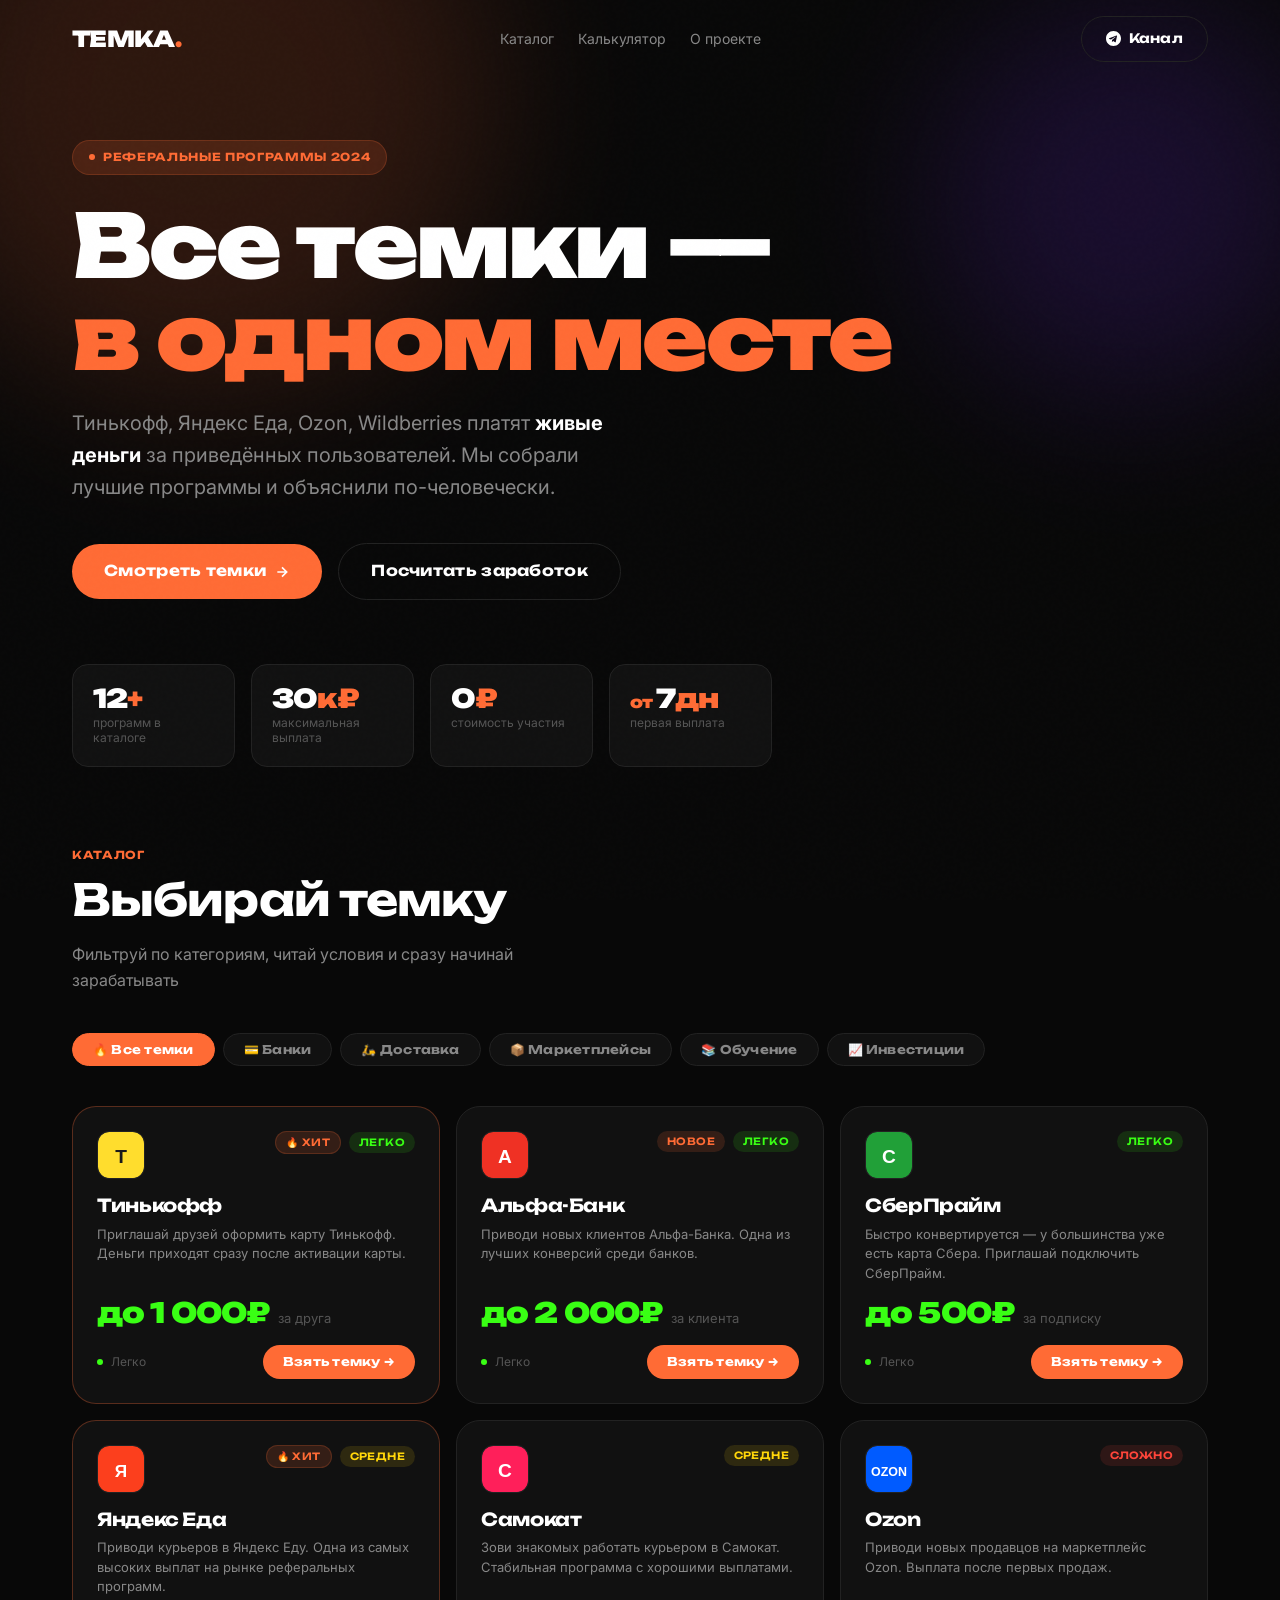
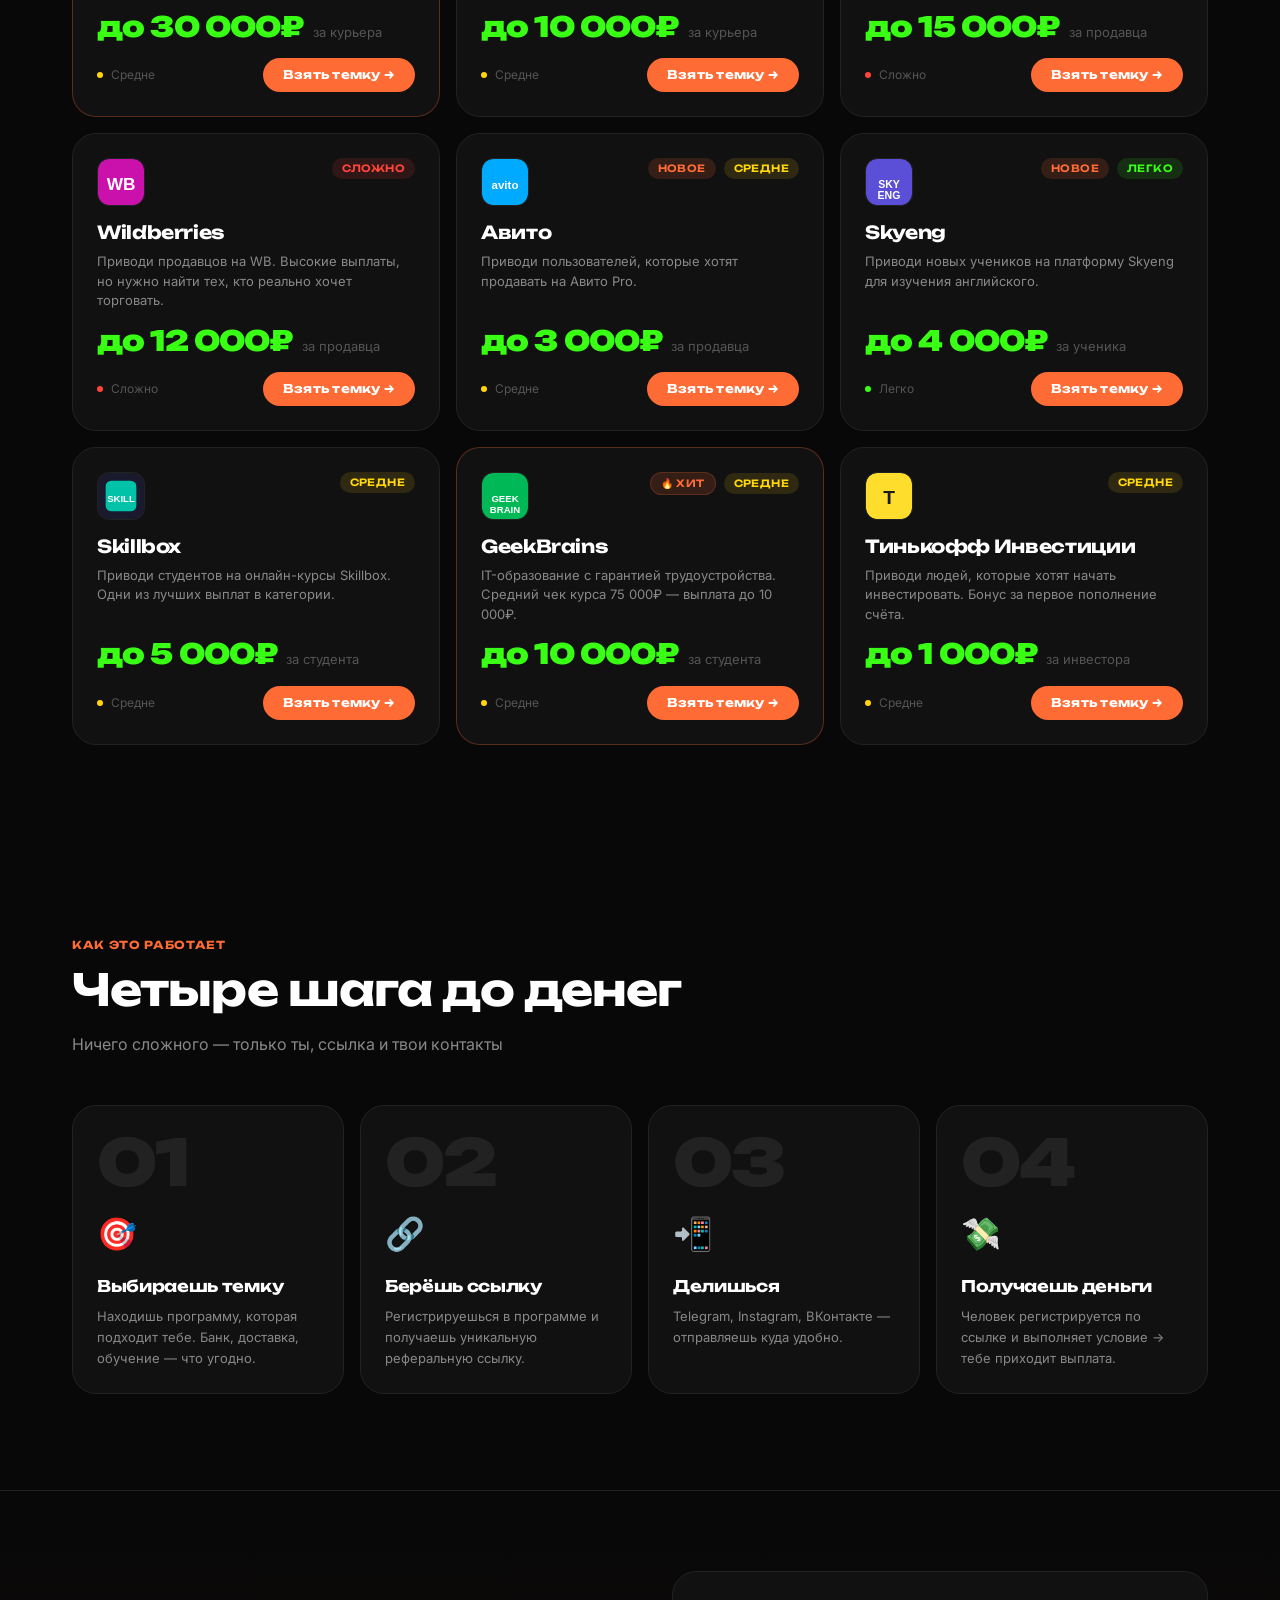
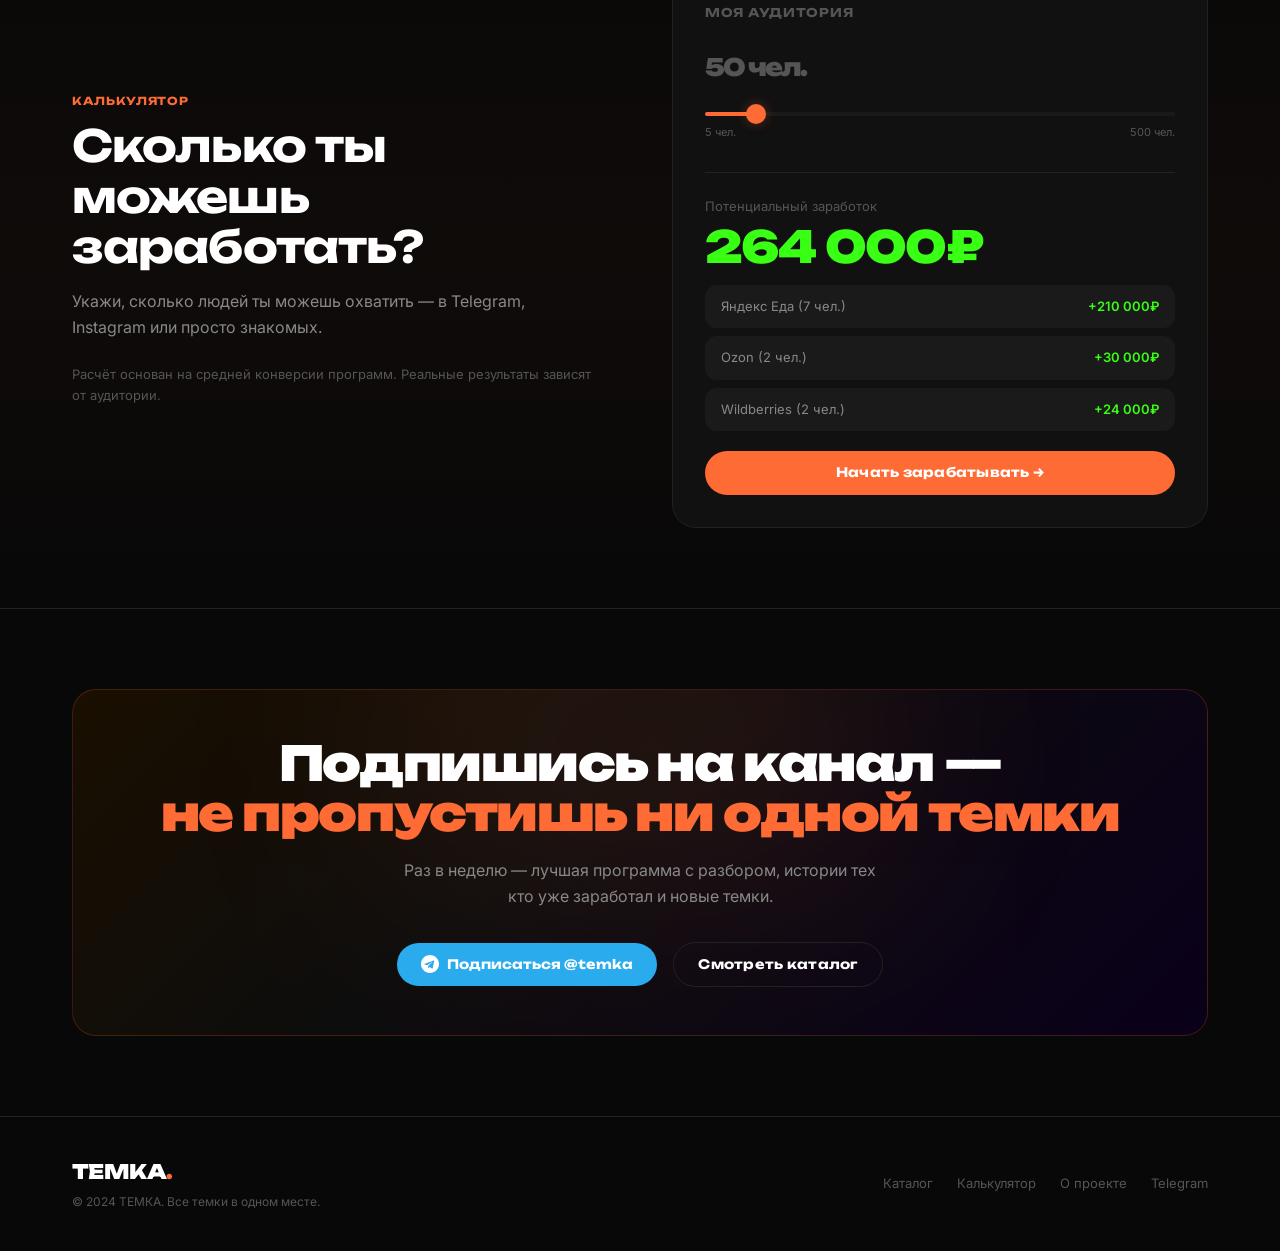
<file: index.html>
<!DOCTYPE html>
<html lang="ru">
<head>
  <meta charset="UTF-8">
  <meta name="viewport" content="width=device-width, initial-scale=1.0">
  <meta name="description" content="ТЕМКА — все реферальные программы крупных российских компаний в одном месте. Тинькофф, Яндекс Еда, Ozon и другие.">
  <meta name="theme-color" content="#080808">
  <meta property="og:title" content="ТЕМКА — все темки в одном месте">
  <meta property="og:description" content="Реферальные программы крупных компаний. Приводи друзей — получай деньги.">
  <meta name="verify-admitad" content="172072428f" />
  <title>ТЕМКА — все темки в одном месте</title>
  <link rel="stylesheet" href="/src/css/main.css">
</head>
<body>

  <header class="header">
    <div class="container">
      <div class="header-inner">
        <a href="/" class="logo">ТЕМКА<span class="logo-dot">.</span></a>
        <nav class="nav">
          <a href="#catalog">Каталог</a>
          <a href="#calculator">Калькулятор</a>
          <a href="/pages/about.html">О проекте</a>
        </nav>
        <a href="https://t.me/temka" class="btn btn-ghost header-cta" target="_blank" rel="noopener">
          <svg width="15" height="15" viewBox="0 0 24 24" fill="currentColor"><path d="M12 0C5.373 0 0 5.373 0 12s5.373 12 12 12 12-5.373 12-12S18.627 0 12 0zm5.562 8.248l-1.97 9.289c-.145.658-.537.818-1.084.508l-3-2.21-1.447 1.394c-.16.16-.295.295-.605.295l.213-3.053 5.56-5.023c.242-.213-.054-.333-.373-.12l-6.871 4.326-2.962-.924c-.643-.204-.657-.643.136-.953l11.57-4.461c.537-.194 1.006.131.833.932z"/></svg>
          Канал
        </a>
      </div>
    </div>
  </header>

  <section class="hero">
    <div class="hero-bg">
      <div class="hero-orb hero-orb-1"></div>
      <div class="hero-orb hero-orb-2"></div>
    </div>
    <div class="container">
      <div class="hero-inner">
        <div class="hero-eyebrow">
          <span class="hero-eyebrow-dot"></span>
          Реферальные программы 2024
        </div>

        <h1 class="text-display hero-title">
          Все темки —<br>
          <span class="hero-title-accent">в одном месте</span>
        </h1>

        <p class="hero-subtitle">
          Тинькофф, Яндекс Еда, Ozon, Wildberries платят <strong>живые деньги</strong>
          за приведённых пользователей. Мы собрали лучшие программы и объяснили по-человечески.
        </p>

        <div class="hero-actions">
          <a href="#catalog" class="btn btn-primary btn-lg">
            Смотреть темки
            <svg width="16" height="16" viewBox="0 0 24 24" fill="none" stroke="currentColor" stroke-width="2.5"><path d="M5 12h14M12 5l7 7-7 7"/></svg>
          </a>
          <a href="#calculator" class="btn btn-ghost btn-lg">Посчитать заработок</a>
        </div>

        <div class="hero-stats">
          <div class="stat-card fade-in delay-1">
            <div class="stat-value">12<span>+</span></div>
            <div class="stat-label">программ в каталоге</div>
          </div>
          <div class="stat-card fade-in delay-2">
            <div class="stat-value">30<span>к₽</span></div>
            <div class="stat-label">максимальная выплата</div>
          </div>
          <div class="stat-card fade-in delay-3">
            <div class="stat-value">0<span>₽</span></div>
            <div class="stat-label">стоимость участия</div>
          </div>
          <div class="stat-card fade-in delay-4">
            <div class="stat-value"><span style="font-size:16px">от </span>7<span>дн</span></div>
            <div class="stat-label">первая выплата</div>
          </div>
        </div>
      </div>
    </div>
  </section>

  <section class="catalog" id="catalog">
    <div class="container">
      <div class="section-header fade-in">
        <div class="text-label section-label">Каталог</div>
        <h2 class="text-heading section-title">Выбирай темку</h2>
        <p class="section-desc">Фильтруй по категориям, читай условия и сразу начинай зарабатывать</p>
      </div>
      <div class="filter-tabs"  id="filter-tabs"></div>
      <div class="programs-grid" id="programs-grid"></div>
    </div>
  </section>

  <section class="how-section">
    <div class="container">
      <div class="section-header fade-in">
        <div class="text-label section-label">Как это работает</div>
        <h2 class="text-heading section-title">Четыре шага до денег</h2>
        <p class="section-desc">Ничего сложного — только ты, ссылка и твои контакты</p>
      </div>
      <div class="steps-grid">
        <div class="step-card fade-in delay-1">
          <div class="step-number">01</div>
          <div class="step-icon">🎯</div>
          <div class="step-title">Выбираешь темку</div>
          <p class="step-desc">Находишь программу, которая подходит тебе. Банк, доставка, обучение — что угодно.</p>
        </div>
        <div class="step-card fade-in delay-2">
          <div class="step-number">02</div>
          <div class="step-icon">🔗</div>
          <div class="step-title">Берёшь ссылку</div>
          <p class="step-desc">Регистрируешься в программе и получаешь уникальную реферальную ссылку.</p>
        </div>
        <div class="step-card fade-in delay-3">
          <div class="step-number">03</div>
          <div class="step-icon">📲</div>
          <div class="step-title">Делишься</div>
          <p class="step-desc">Telegram, Instagram, ВКонтакте — отправляешь куда удобно.</p>
        </div>
        <div class="step-card fade-in delay-4">
          <div class="step-number">04</div>
          <div class="step-icon">💸</div>
          <div class="step-title">Получаешь деньги</div>
          <p class="step-desc">Человек регистрируется по ссылке и выполняет условие → тебе приходит выплата.</p>
        </div>
      </div>
    </div>
  </section>

  <section class="calculator-section" id="calculator">
    <div class="container">
      <div class="calculator-grid">
        <div class="fade-in">
          <div class="text-label section-label">Калькулятор</div>
          <h2 class="text-heading section-title">Сколько ты можешь заработать?</h2>
          <p class="section-desc">
            Укажи, сколько людей ты можешь охватить — в Telegram, Instagram или просто знакомых.
          </p>
          <br>
          <p style="font-size:13px;color:var(--text-muted);line-height:1.6">
            Расчёт основан на средней конверсии программ. Реальные результаты зависят от аудитории.
          </p>
        </div>

        <div class="calculator-card fade-in delay-2">
          <div class="calc-label">Моя аудитория</div>
          <div class="calc-slider-value">
            <span id="friends-value">50</span><span> чел.</span>
          </div>
          <input class="range-slider" type="range" id="friends-slider" min="5" max="500" value="50" step="5">
          <div class="calc-range-labels"><span>5 чел.</span><span>500 чел.</span></div>

          <div class="calc-result">
            <div class="calc-result-label">Потенциальный заработок</div>
            <div class="calc-result-value" id="calc-result">0₽</div>
            <div class="calc-breakdown" id="calc-breakdown"></div>
            <a href="#catalog" class="btn btn-primary" id="calc-cta"
               style="margin-top:20px;width:100%;justify-content:center">
              Начать зарабатывать →
            </a>
          </div>
        </div>
      </div>
    </div>
  </section>

  <section class="cta-section">
    <div class="container">
      <div class="cta-card fade-in">
        <h2 class="text-display cta-title">
          Подпишись на канал —<br>
          <span class="cta-title-accent">не пропустишь ни одной темки</span>
        </h2>
        <p class="cta-desc">
          Раз в неделю — лучшая программа с разбором, истории тех кто уже заработал и новые темки.
        </p>
        <div class="cta-actions">
          <a href="https://t.me/temka" class="tg-btn" target="_blank" rel="noopener">
            <svg width="18" height="18" viewBox="0 0 24 24" fill="currentColor"><path d="M12 0C5.373 0 0 5.373 0 12s5.373 12 12 12 12-5.373 12-12S18.627 0 12 0zm5.562 8.248l-1.97 9.289c-.145.658-.537.818-1.084.508l-3-2.21-1.447 1.394c-.16.16-.295.295-.605.295l.213-3.053 5.56-5.023c.242-.213-.054-.333-.373-.12l-6.871 4.326-2.962-.924c-.643-.204-.657-.643.136-.953l11.57-4.461c.537-.194 1.006.131.833.932z"/></svg>
            Подписаться @temka
          </a>
          <a href="#catalog" class="btn btn-ghost">Смотреть каталог</a>
        </div>
      </div>
    </div>
  </section>

  <footer class="footer">
    <div class="container">
      <div class="footer-inner">
        <div>
          <div class="footer-logo">ТЕМКА<span class="footer-logo-dot">.</span></div>
          <div class="footer-copy">© 2024 ТЕМКА. Все темки в одном месте.</div>
        </div>
        <nav class="footer-links">
          <a href="#catalog">Каталог</a>
          <a href="#calculator">Калькулятор</a>
          <a href="/pages/about.html">О проекте</a>
          <a href="https://t.me/temka" target="_blank" rel="noopener">Telegram</a>
        </nav>
      </div>
    </div>
  </footer>

  <script type="module" src="/src/js/pages/index.js"></script>
</body>
</html>
</file>
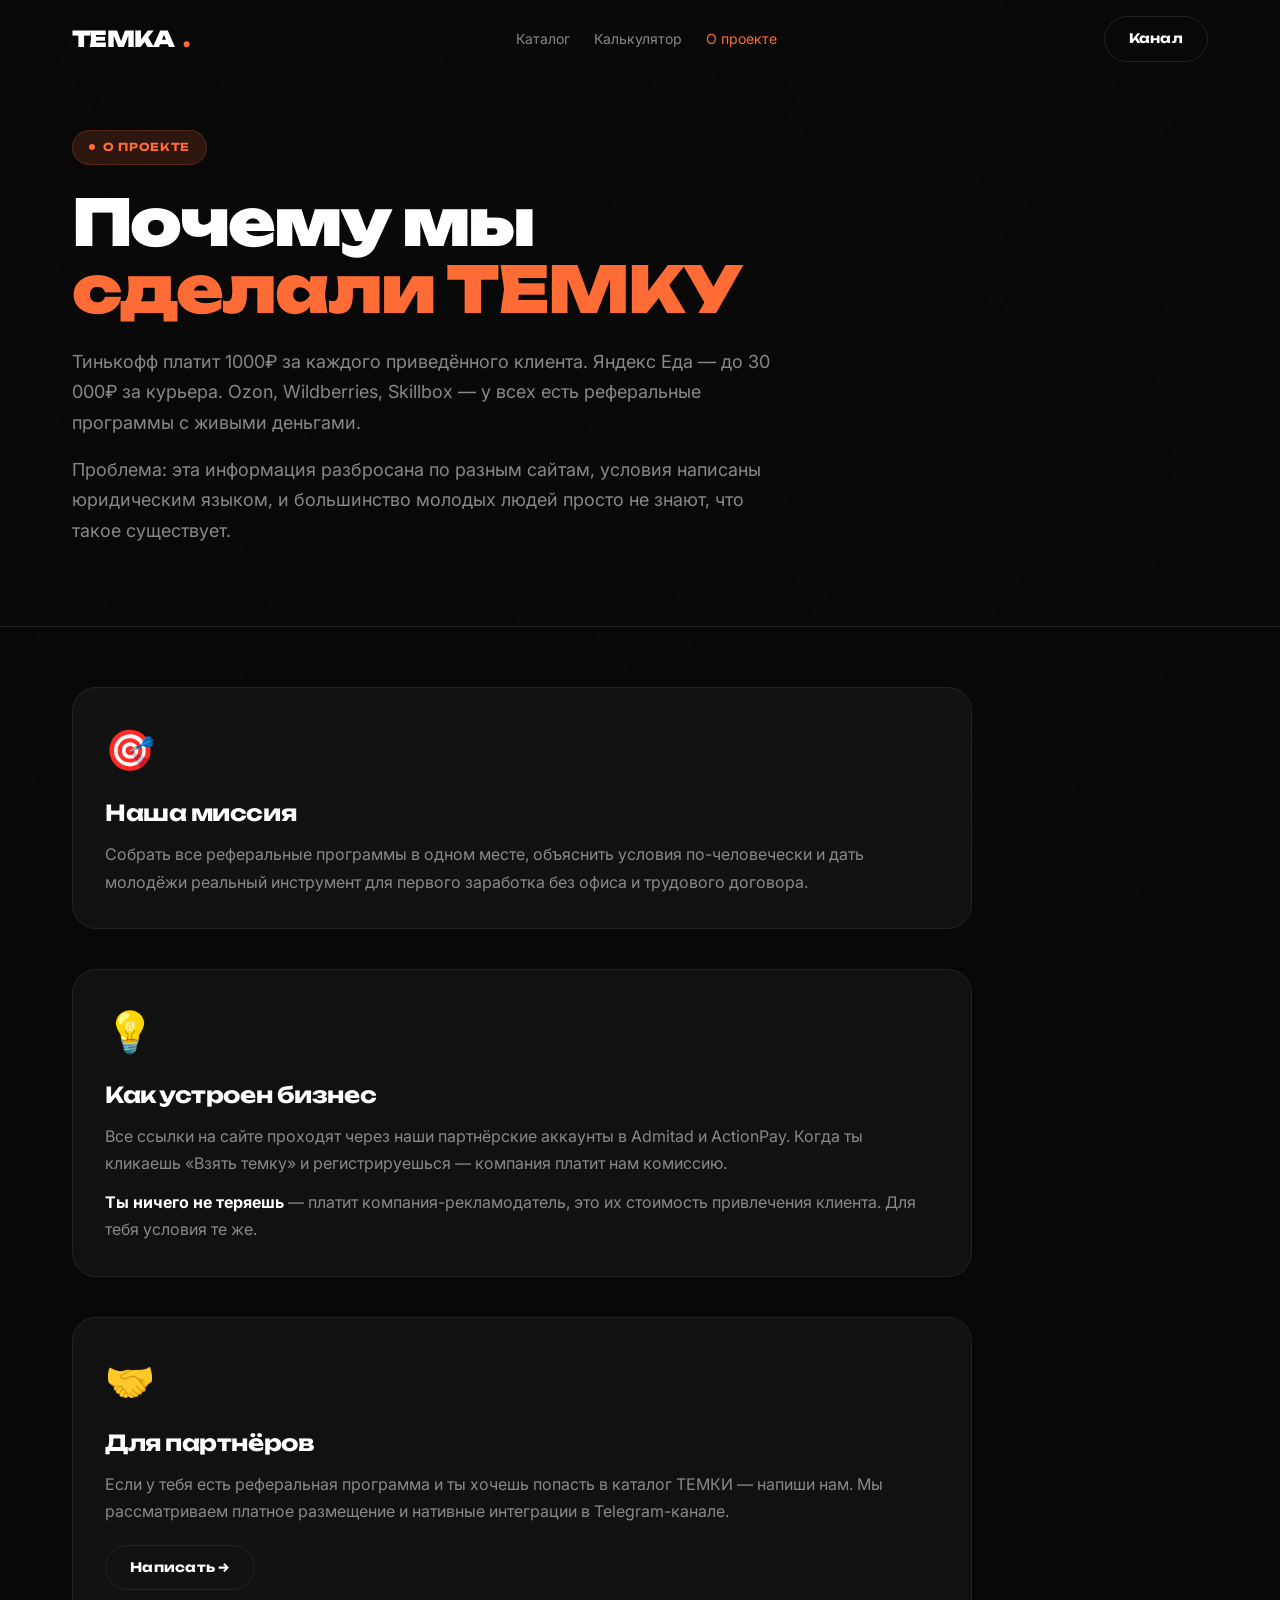
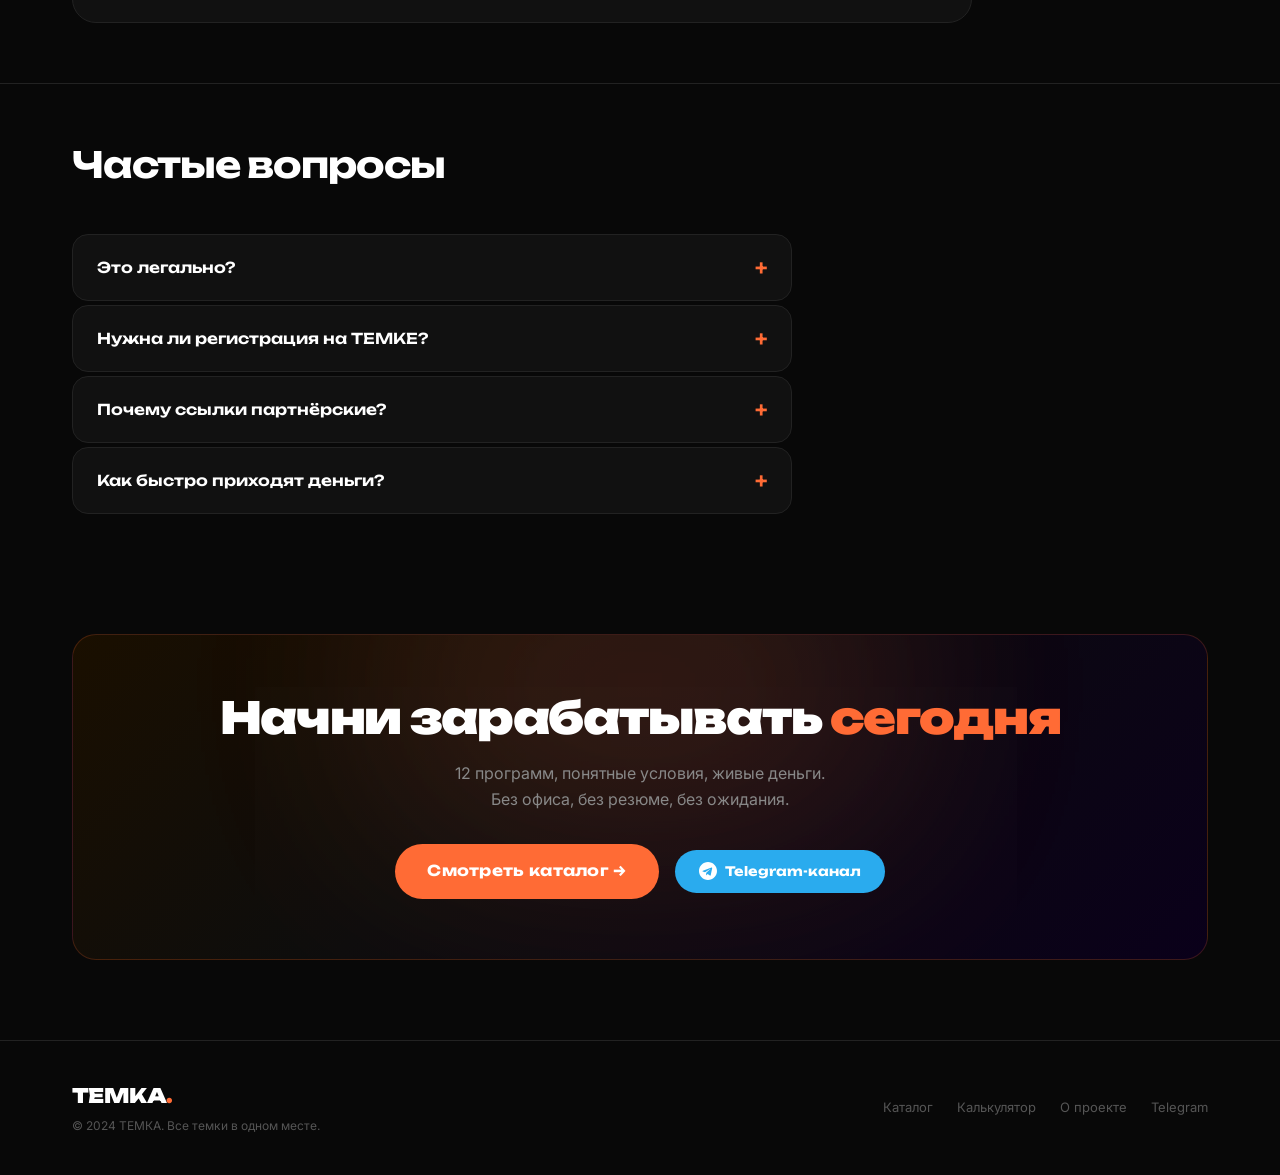
<file: about.html>
<!DOCTYPE html>
<html lang="ru">
<head>
  <meta charset="UTF-8">
  <meta name="viewport" content="width=device-width, initial-scale=1.0">
  <title>О проекте — ТЕМКА</title>
  <meta name="theme-color" content="#080808">
  <link rel="stylesheet" href="css/design-system.css">
  <link rel="stylesheet" href="css/main.css">
</head>
<body>

  <!-- HEADER -->
  <header class="header scrolled">
    <div class="container">
      <div class="header-inner">
        <a href="index.html" class="logo">
          ТЕМКА<span class="logo-dot">.</span>
        </a>
        <nav class="nav">
          <a href="index.html#catalog">Каталог</a>
          <a href="index.html#calculator">Калькулятор</a>
          <a href="about.html" style="color: var(--accent)">О проекте</a>
        </nav>
        <a href="https://t.me/temka" class="btn btn-ghost header-cta" target="_blank" rel="noopener">Канал</a>
      </div>
    </div>
  </header>

  <!-- ABOUT HERO -->
  <section style="padding-top: 130px; padding-bottom: 80px;">
    <div class="container">
      <div style="max-width: 720px;">
        <div class="hero-eyebrow" style="display: inline-flex; margin-bottom: 24px;">
          <span class="hero-eyebrow-dot"></span>
          О проекте
        </div>
        <h1 class="text-display" style="font-size: clamp(36px, 6vw, 64px); margin-bottom: 24px; letter-spacing: -0.03em; line-height: 1.05;">
          Почему мы<br>
          <span style="color: var(--accent)">сделали ТЕМКУ</span>
        </h1>
        <p style="font-size: 18px; color: var(--text-secondary); line-height: 1.7; margin-bottom: 16px;">
          Тинькофф платит 1000₽ за каждого приведённого клиента. Яндекс Еда — до 30 000₽ за курьера.
          Ozon, Wildberries, Skillbox — у всех есть реферальные программы с живыми деньгами.
        </p>
        <p style="font-size: 18px; color: var(--text-secondary); line-height: 1.7;">
          Проблема: эта информация разбросана по разным сайтам, условия написаны юридическим языком,
          и большинство молодых людей просто не знают, что такое существует.
        </p>
      </div>
    </div>
  </section>

  <!-- MISSION -->
  <section style="padding: 60px 0; border-top: 1px solid var(--border);">
    <div class="container">
      <div style="display: grid; grid-template-columns: 1fr; gap: 40px; max-width: 900px;">

        <div style="background: var(--bg-card); border: 1px solid var(--border); border-radius: 24px; padding: 32px;">
          <div style="font-size: 40px; margin-bottom: 16px;">🎯</div>
          <h2 style="font-family: var(--font-display); font-weight: 700; font-size: 22px; letter-spacing: -0.02em; margin-bottom: 12px;">Наша миссия</h2>
          <p style="color: var(--text-secondary); line-height: 1.7;">
            Собрать все реферальные программы в одном месте, объяснить условия по-человечески
            и дать молодёжи реальный инструмент для первого заработка без офиса и трудового договора.
          </p>
        </div>

        <div style="background: var(--bg-card); border: 1px solid var(--border); border-radius: 24px; padding: 32px;">
          <div style="font-size: 40px; margin-bottom: 16px;">💡</div>
          <h2 style="font-family: var(--font-display); font-weight: 700; font-size: 22px; letter-spacing: -0.02em; margin-bottom: 12px;">Как устроен бизнес</h2>
          <p style="color: var(--text-secondary); line-height: 1.7; margin-bottom: 12px;">
            Все ссылки на сайте проходят через наши партнёрские аккаунты в Admitad и ActionPay.
            Когда ты кликаешь «Взять темку» и регистрируешься — компания платит нам комиссию.
          </p>
          <p style="color: var(--text-secondary); line-height: 1.7;">
            <strong style="color: var(--text-primary)">Ты ничего не теряешь</strong> — платит компания-рекламодатель,
            это их стоимость привлечения клиента. Для тебя условия те же.
          </p>
        </div>

        <div style="background: var(--bg-card); border: 1px solid var(--border); border-radius: 24px; padding: 32px;">
          <div style="font-size: 40px; margin-bottom: 16px;">🤝</div>
          <h2 style="font-family: var(--font-display); font-weight: 700; font-size: 22px; letter-spacing: -0.02em; margin-bottom: 12px;">Для партнёров</h2>
          <p style="color: var(--text-secondary); line-height: 1.7;">
            Если у тебя есть реферальная программа и ты хочешь попасть в каталог ТЕМКИ —
            напиши нам. Мы рассматриваем платное размещение и нативные интеграции в Telegram-канале.
          </p>
          <a href="https://t.me/temka" target="_blank" rel="noopener"
             class="btn btn-ghost"
             style="margin-top: 20px; display: inline-flex;">
            Написать →
          </a>
        </div>

      </div>
    </div>
  </section>

  <!-- FAQ -->
  <section style="padding: 60px 0; border-top: 1px solid var(--border);">
    <div class="container">
      <h2 class="text-heading" style="font-size: 36px; margin-bottom: 48px; letter-spacing: -0.03em;">Частые вопросы</h2>

      <div style="max-width: 720px; display: flex; flex-direction: column; gap: 4px;" id="faq">

        <div class="faq-item" style="background: var(--bg-card); border: 1px solid var(--border); border-radius: 16px; overflow: hidden;">
          <button class="faq-question" style="width: 100%; text-align: left; padding: 20px 24px; display: flex; align-items: center; justify-content: space-between; font-family: var(--font-display); font-weight: 600; font-size: 15px; cursor: pointer; color: var(--text-primary);" onclick="toggleFaq(this)">
            <span>Это легально?</span>
            <span class="faq-icon" style="color: var(--accent); font-size: 20px; transition: transform 0.2s;">+</span>
          </button>
          <div class="faq-answer" style="display: none; padding: 0 24px 20px; color: var(--text-secondary); font-size: 14px; line-height: 1.7;">
            Абсолютно. Реферальные программы — это официальный инструмент маркетинга, которым пользуются крупнейшие российские компании. Участие в них не требует никаких документов или специальных разрешений.
          </div>
        </div>

        <div class="faq-item" style="background: var(--bg-card); border: 1px solid var(--border); border-radius: 16px; overflow: hidden;">
          <button class="faq-question" style="width: 100%; text-align: left; padding: 20px 24px; display: flex; align-items: center; justify-content: space-between; font-family: var(--font-display); font-weight: 600; font-size: 15px; cursor: pointer; color: var(--text-primary);" onclick="toggleFaq(this)">
            <span>Нужна ли регистрация на ТЕМКЕ?</span>
            <span class="faq-icon" style="color: var(--accent); font-size: 20px; transition: transform 0.2s;">+</span>
          </button>
          <div class="faq-answer" style="display: none; padding: 0 24px 20px; color: var(--text-secondary); font-size: 14px; line-height: 1.7;">
            Нет. ТЕМКА — это справочник. Ты просто переходишь по ссылке, регистрируешься в программе компании и получаешь вознаграждение напрямую от неё. Мы только помогаем найти и разобраться.
          </div>
        </div>

        <div class="faq-item" style="background: var(--bg-card); border: 1px solid var(--border); border-radius: 16px; overflow: hidden;">
          <button class="faq-question" style="width: 100%; text-align: left; padding: 20px 24px; display: flex; align-items: center; justify-content: space-between; font-family: var(--font-display); font-weight: 600; font-size: 15px; cursor: pointer; color: var(--text-primary);" onclick="toggleFaq(this)">
            <span>Почему ссылки партнёрские?</span>
            <span class="faq-icon" style="color: var(--accent); font-size: 20px; transition: transform 0.2s;">+</span>
          </button>
          <div class="faq-answer" style="display: none; padding: 0 24px 20px; color: var(--text-secondary); font-size: 14px; line-height: 1.7;">
            Это как мы зарабатываем на поддержание сайта. Компания платит нам небольшую комиссию за приведённого пользователя — точно так же, как она заплатила бы любому другому партнёру. Для тебя условия программы не меняются ни на рубль.
          </div>
        </div>

        <div class="faq-item" style="background: var(--bg-card); border: 1px solid var(--border); border-radius: 16px; overflow: hidden;">
          <button class="faq-question" style="width: 100%; text-align: left; padding: 20px 24px; display: flex; align-items: center; justify-content: space-between; font-family: var(--font-display); font-weight: 600; font-size: 15px; cursor: pointer; color: var(--text-primary);" onclick="toggleFaq(this)">
            <span>Как быстро приходят деньги?</span>
            <span class="faq-icon" style="color: var(--accent); font-size: 20px; transition: transform 0.2s;">+</span>
          </button>
          <div class="faq-answer" style="display: none; padding: 0 24px 20px; color: var(--text-secondary); font-size: 14px; line-height: 1.7;">
            Зависит от программы. Самые быстрые — банковские карты, там деньги могут прийти через 7–14 дней. Программы для курьеров обычно платят через 30–45 дней после выполнения условий. Точные сроки указаны на странице каждой программы.
          </div>
        </div>

      </div>
    </div>
  </section>

  <!-- CTA -->
  <section style="padding: 60px 0 80px;">
    <div class="container">
      <div class="cta-card fade-in" style="text-align: center; background: linear-gradient(135deg, #1A0F00 0%, #0D0D0D 40%, #0A001A 100%); border: 1px solid rgba(255,107,53,0.2); border-radius: 24px; padding: 60px 32px; position: relative; overflow: hidden;">
        <div style="position: absolute; top: -100px; left: 50%; transform: translateX(-50%); width: 500px; height: 300px; background: var(--accent); filter: blur(120px); opacity: 0.08;"></div>
        <h2 class="text-display" style="font-size: clamp(28px, 4vw, 44px); margin-bottom: 20px; position: relative;">
          Начни зарабатывать <span style="color: var(--accent)">сегодня</span>
        </h2>
        <p style="font-size: 16px; color: var(--text-secondary); max-width: 400px; margin: 0 auto 32px; line-height: 1.6; position: relative;">
          12 программ, понятные условия, живые деньги. Без офиса, без резюме, без ожидания.
        </p>
        <div style="display: flex; align-items: center; justify-content: center; gap: 16px; flex-wrap: wrap; position: relative;">
          <a href="index.html#catalog" class="btn btn-primary btn-lg">Смотреть каталог →</a>
          <a href="https://t.me/temka" class="tg-btn" target="_blank" rel="noopener">
            <svg width="18" height="18" viewBox="0 0 24 24" fill="currentColor"><path d="M12 0C5.373 0 0 5.373 0 12s5.373 12 12 12 12-5.373 12-12S18.627 0 12 0zm5.562 8.248l-1.97 9.289c-.145.658-.537.818-1.084.508l-3-2.21-1.447 1.394c-.16.16-.295.295-.605.295l.213-3.053 5.56-5.023c.242-.213-.054-.333-.373-.12l-6.871 4.326-2.962-.924c-.643-.204-.657-.643.136-.953l11.57-4.461c.537-.194 1.006.131.833.932z"/></svg>
            Telegram-канал
          </a>
        </div>
      </div>
    </div>
  </section>

  <!-- FOOTER -->
  <footer class="footer">
    <div class="container">
      <div class="footer-inner">
        <div>
          <div class="footer-logo">ТЕМКА<span style="color: var(--accent)">.</span></div>
          <div class="footer-copy" style="margin-top: 6px;">© 2024 ТЕМКА. Все темки в одном месте.</div>
        </div>
        <div class="footer-links">
          <a href="index.html#catalog">Каталог</a>
          <a href="index.html#calculator">Калькулятор</a>
          <a href="about.html">О проекте</a>
          <a href="https://t.me/temka" target="_blank" rel="noopener">Telegram</a>
        </div>
      </div>
    </div>
  </footer>

  <script>
    function toggleFaq(btn) {
      const answer = btn.nextElementSibling;
      const icon = btn.querySelector('.faq-icon');
      const isOpen = answer.style.display !== 'none';
      answer.style.display = isOpen ? 'none' : 'block';
      icon.textContent = isOpen ? '+' : '×';
      icon.style.transform = isOpen ? '' : 'rotate(0deg)';
    }

    // Header scroll
    const header = document.querySelector('.header');
    window.addEventListener('scroll', () => {
      header.classList.toggle('scrolled', window.scrollY > 20);
    }, { passive: true });

    // Fade in
    const obs = new IntersectionObserver(entries => {
      entries.forEach(e => { if (e.isIntersecting) e.target.classList.add('visible'); });
    }, { threshold: 0.1 });
    document.querySelectorAll('.fade-in').forEach(el => obs.observe(el));
  </script>
</body>
</html>
</file>
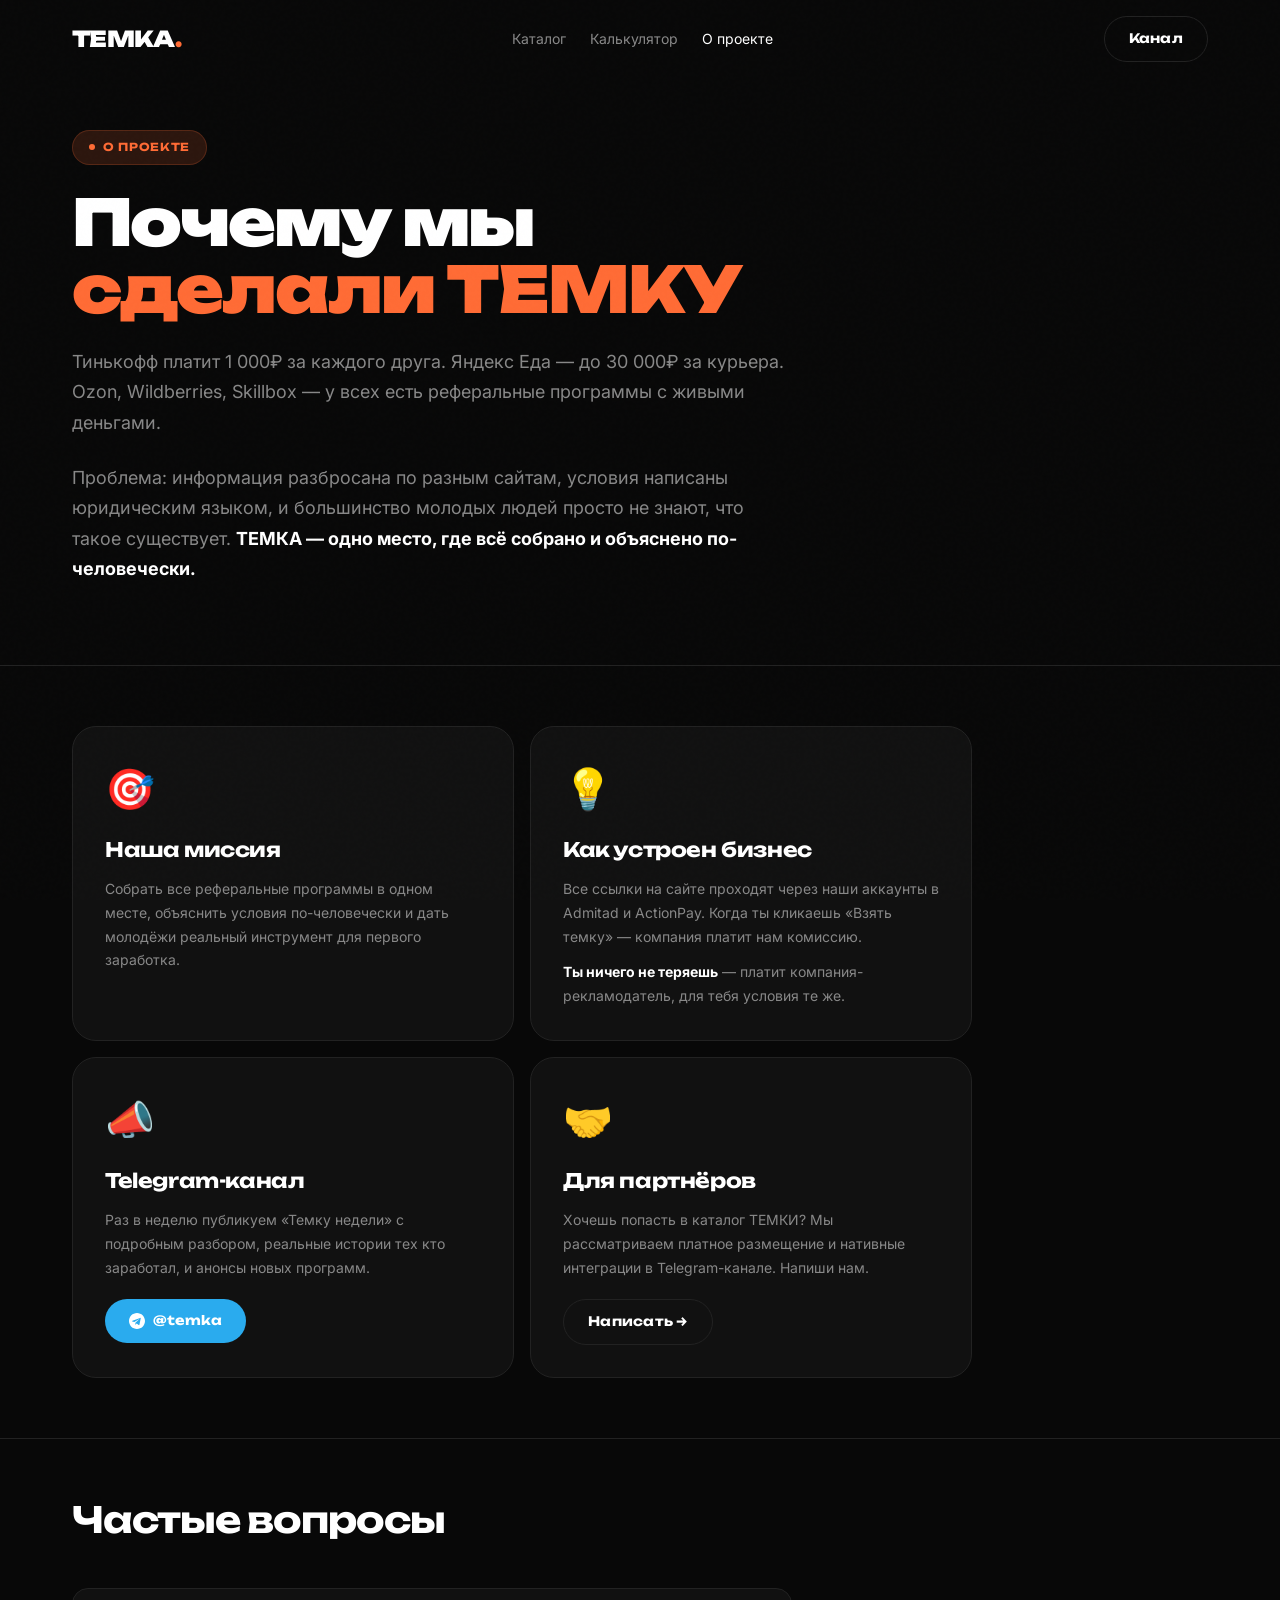
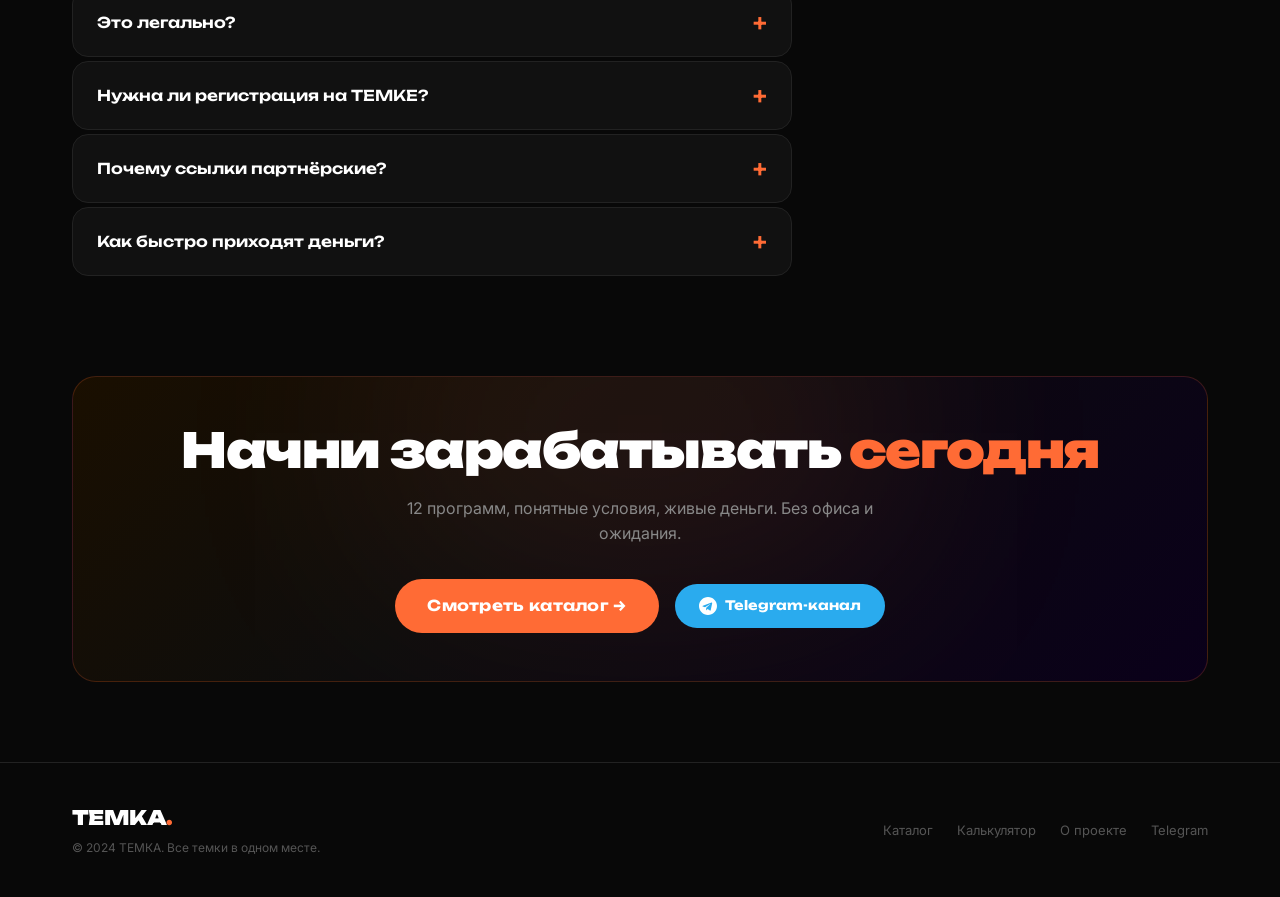
<file: pages/about.html>
<!DOCTYPE html>
<html lang="ru">
<head>
  <meta charset="UTF-8">
  <meta name="viewport" content="width=device-width, initial-scale=1.0">
  <meta name="theme-color" content="#080808">
  <title>О проекте — ТЕМКА</title>
  <link rel="stylesheet" href="/src/css/main.css">
</head>
<body>

  <header class="header scrolled">
    <div class="container">
      <div class="header-inner">
        <a href="/" class="logo">ТЕМКА<span class="logo-dot">.</span></a>
        <nav class="nav">
          <a href="/#catalog">Каталог</a>
          <a href="/#calculator">Калькулятор</a>
          <a href="/pages/about.html" class="active">О проекте</a>
        </nav>
        <a href="https://t.me/temka" class="btn btn-ghost header-cta" target="_blank" rel="noopener">Канал</a>
      </div>
    </div>
  </header>

  <section class="about-hero">
    <div class="container">
      <div style="max-width:720px">
        <div class="hero-eyebrow" style="display:inline-flex;margin-bottom:24px">
          <span class="hero-eyebrow-dot"></span>
          О проекте
        </div>
        <h1 class="text-display" style="font-size:clamp(36px,6vw,64px);margin-bottom:24px">
          Почему мы<br>
          <span style="color:var(--accent)">сделали ТЕМКУ</span>
        </h1>
        <p class="about-intro">
          Тинькофф платит 1 000₽ за каждого друга. Яндекс Еда — до 30 000₽ за курьера.
          Ozon, Wildberries, Skillbox — у всех есть реферальные программы с живыми деньгами.
        </p>
        <br>
        <p class="about-intro">
          Проблема: информация разбросана по разным сайтам, условия написаны юридическим языком,
          и большинство молодых людей просто не знают, что такое существует.
          <strong style="color:var(--text-primary)">ТЕМКА — одно место, где всё собрано и объяснено по-человечески.</strong>
        </p>
      </div>
    </div>
  </section>

  <section style="padding:60px 0;border-top:1px solid var(--border)">
    <div class="container">
      <div class="about-grid">
        <div class="about-card">
          <div class="about-card-icon">🎯</div>
          <h2 class="about-card-title">Наша миссия</h2>
          <p>Собрать все реферальные программы в одном месте, объяснить условия по-человечески
          и дать молодёжи реальный инструмент для первого заработка.</p>
        </div>

        <div class="about-card">
          <div class="about-card-icon">💡</div>
          <h2 class="about-card-title">Как устроен бизнес</h2>
          <p>Все ссылки на сайте проходят через наши аккаунты в Admitad и ActionPay.
          Когда ты кликаешь «Взять темку» — компания платит нам комиссию.</p>
          <p><strong style="color:var(--text-primary)">Ты ничего не теряешь</strong> — платит компания-рекламодатель,
          для тебя условия те же.</p>
        </div>

        <div class="about-card">
          <div class="about-card-icon">📣</div>
          <h2 class="about-card-title">Telegram-канал</h2>
          <p>Раз в неделю публикуем «Темку недели» с подробным разбором,
          реальные истории тех кто заработал, и анонсы новых программ.</p>
          <a href="https://t.me/temka" target="_blank" rel="noopener"
             class="tg-btn" style="margin-top:20px;display:inline-flex">
            <svg width="16" height="16" viewBox="0 0 24 24" fill="currentColor"><path d="M12 0C5.373 0 0 5.373 0 12s5.373 12 12 12 12-5.373 12-12S18.627 0 12 0zm5.562 8.248l-1.97 9.289c-.145.658-.537.818-1.084.508l-3-2.21-1.447 1.394c-.16.16-.295.295-.605.295l.213-3.053 5.56-5.023c.242-.213-.054-.333-.373-.12l-6.871 4.326-2.962-.924c-.643-.204-.657-.643.136-.953l11.57-4.461c.537-.194 1.006.131.833.932z"/></svg>
            @temka
          </a>
        </div>

        <div class="about-card">
          <div class="about-card-icon">🤝</div>
          <h2 class="about-card-title">Для партнёров</h2>
          <p>Хочешь попасть в каталог ТЕМКИ? Мы рассматриваем платное размещение
          и нативные интеграции в Telegram-канале. Напиши нам.</p>
          <a href="https://t.me/temka" class="btn btn-ghost" style="margin-top:20px;display:inline-flex">
            Написать →
          </a>
        </div>
      </div>
    </div>
  </section>

  <section style="padding:60px 0;border-top:1px solid var(--border)">
    <div class="container">
      <h2 class="text-heading" style="font-size:36px;margin-bottom:48px;letter-spacing:-0.03em">Частые вопросы</h2>
      <div class="faq-list" id="faq-list">

        <div class="faq-item">
          <button class="faq-question">
            <span>Это легально?</span>
            <span class="faq-icon">+</span>
          </button>
          <div class="faq-answer">
            Абсолютно. Реферальные программы — официальный маркетинговый инструмент крупнейших российских компаний.
            Участие не требует никаких документов или специальных разрешений.
          </div>
        </div>

        <div class="faq-item">
          <button class="faq-question">
            <span>Нужна ли регистрация на ТЕМКЕ?</span>
            <span class="faq-icon">+</span>
          </button>
          <div class="faq-answer">
            Нет. ТЕМКА — это справочник. Ты переходишь по ссылке, регистрируешься в программе компании
            и получаешь вознаграждение напрямую от неё. Мы только помогаем найти и разобраться.
          </div>
        </div>

        <div class="faq-item">
          <button class="faq-question">
            <span>Почему ссылки партнёрские?</span>
            <span class="faq-icon">+</span>
          </button>
          <div class="faq-answer">
            Это как мы зарабатываем на поддержание сайта. Компания платит нам небольшую комиссию
            за приведённого пользователя. Для тебя условия программы не меняются ни на рубль.
          </div>
        </div>

        <div class="faq-item">
          <button class="faq-question">
            <span>Как быстро приходят деньги?</span>
            <span class="faq-icon">+</span>
          </button>
          <div class="faq-answer">
            Зависит от программы. Банковские карты — 7–14 дней. Курьерские программы — 30–45 дней.
            Точные сроки указаны на странице каждой программы.
          </div>
        </div>

      </div>
    </div>
  </section>

  <section style="padding:40px 0 80px">
    <div class="container">
      <div class="cta-card fade-in">
        <h2 class="text-display cta-title">
          Начни зарабатывать <span class="cta-title-accent">сегодня</span>
        </h2>
        <p class="cta-desc">12 программ, понятные условия, живые деньги. Без офиса и ожидания.</p>
        <div class="cta-actions">
          <a href="/" class="btn btn-primary btn-lg">Смотреть каталог →</a>
          <a href="https://t.me/temka" class="tg-btn" target="_blank" rel="noopener">
            <svg width="18" height="18" viewBox="0 0 24 24" fill="currentColor"><path d="M12 0C5.373 0 0 5.373 0 12s5.373 12 12 12 12-5.373 12-12S18.627 0 12 0zm5.562 8.248l-1.97 9.289c-.145.658-.537.818-1.084.508l-3-2.21-1.447 1.394c-.16.16-.295.295-.605.295l.213-3.053 5.56-5.023c.242-.213-.054-.333-.373-.12l-6.871 4.326-2.962-.924c-.643-.204-.657-.643.136-.953l11.57-4.461c.537-.194 1.006.131.833.932z"/></svg>
            Telegram-канал
          </a>
        </div>
      </div>
    </div>
  </section>

  <footer class="footer">
    <div class="container">
      <div class="footer-inner">
        <div>
          <div class="footer-logo">ТЕМКА<span class="footer-logo-dot">.</span></div>
          <div class="footer-copy">© 2024 ТЕМКА. Все темки в одном месте.</div>
        </div>
        <nav class="footer-links">
          <a href="/#catalog">Каталог</a>
          <a href="/#calculator">Калькулятор</a>
          <a href="/pages/about.html">О проекте</a>
          <a href="https://t.me/temka" target="_blank" rel="noopener">Telegram</a>
        </nav>
      </div>
    </div>
  </footer>

  <script>
    // Header scroll
    const header = document.querySelector('.header');
    window.addEventListener('scroll', () => {
      header.classList.toggle('scrolled', window.scrollY > 20);
    }, { passive: true });

    // FAQ accordion
    document.querySelectorAll('.faq-question').forEach(btn => {
      btn.addEventListener('click', () => {
        const answer = btn.nextElementSibling;
        const icon   = btn.querySelector('.faq-icon');
        const isOpen = answer.classList.contains('open');
        // Close all
        document.querySelectorAll('.faq-answer').forEach(a => a.classList.remove('open'));
        document.querySelectorAll('.faq-icon').forEach(i => i.classList.remove('open'));
        // Toggle clicked
        if (!isOpen) { answer.classList.add('open'); icon.classList.add('open'); }
      });
    });

    // Scroll reveal
    const obs = new IntersectionObserver(
      entries => entries.forEach(e => { if (e.isIntersecting) e.target.classList.add('visible'); }),
      { threshold: 0.1 }
    );
    document.querySelectorAll('.fade-in').forEach(el => obs.observe(el));
  </script>
</body>
</html>
</file>
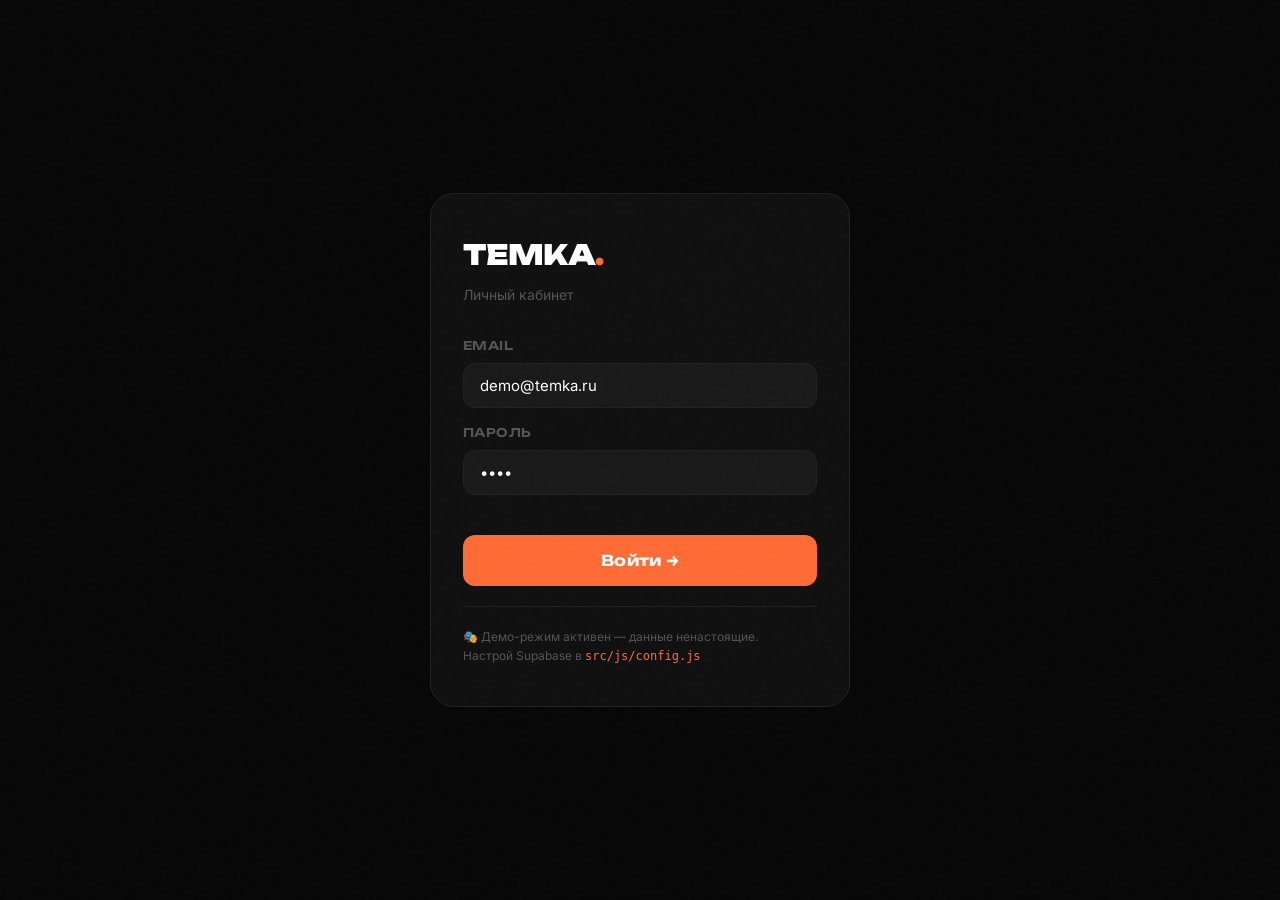
<file: pages/admin.html>
<!DOCTYPE html>
<html lang="ru">
<head>
  <meta charset="UTF-8">
  <meta name="viewport" content="width=device-width, initial-scale=1.0">
  <meta name="theme-color" content="#080808">
  <meta name="robots" content="noindex, nofollow">
  <title>Кабинет — ТЕМКА</title>
  <link rel="stylesheet" href="/src/css/main.css">
</head>
<body>
  <div id="app"></div>
  <script type="module" src="/src/js/pages/admin.js"></script>
</body>
</html>
</file>
<file: src/css/main.css>
/* ─── Base ─── */
@import 'base/variables.css';
@import 'base/reset.css';
@import 'base/typography.css';

/* ─── Layout ─── */
@import 'layout/container.css';
@import 'layout/footer.css';

/* ─── Components ─── */
@import 'components/button.css';
@import 'components/badge.css';
@import 'components/header.css';
@import 'components/filter.css';
@import 'components/card.css';

/* ─── Sections ─── */
@import 'sections/hero.css';
@import 'sections/catalog.css';
@import 'sections/calculator.css';
@import 'sections/how-it-works.css';
@import 'sections/cta.css';

/* ─── Pages ─── */
@import 'pages/program.css';
@import 'pages/about.css';
@import 'pages/admin.css';

/* ─── Global ─── */
body::before {
  content: '';
  position: fixed;
  inset: 0;
  background-image: url("data:image/svg+xml,%3Csvg viewBox='0 0 256 256' xmlns='http://www.w3.org/2000/svg'%3E%3Cfilter id='n'%3E%3CfeTurbulence type='fractalNoise' baseFrequency='0.9' numOctaves='4' stitchTiles='stitch'/%3E%3C/filter%3E%3Crect width='100%25' height='100%25' filter='url(%23n)' opacity='0.03'/%3E%3C/svg%3E");
  pointer-events: none;
  z-index: 9999;
  opacity: 0.4;
}
</file>
<file: css/design-system.css>
@import url('https://fonts.googleapis.com/css2?family=Unbounded:wght@400;600;700;900&family=Inter:wght@400;500;600&display=swap');

:root {
  /* Colors */
  --bg-base: #080808;
  --bg-card: #111111;
  --bg-card-hover: #161616;
  --bg-elevated: #1A1A1A;
  --border: #222222;
  --border-hover: #333333;

  /* Text */
  --text-primary: #FFFFFF;
  --text-secondary: #888888;
  --text-muted: #555555;

  /* Accent */
  --accent: #FF6B35;
  --accent-hover: #FF8A56;
  --accent-glow: rgba(255, 107, 53, 0.15);
  --accent-glow-strong: rgba(255, 107, 53, 0.3);

  /* Money color */
  --money: #39FF14;
  --money-dim: rgba(57, 255, 20, 0.15);

  /* Difficulty */
  --easy: #39FF14;
  --medium: #FFD60A;
  --hard: #FF453A;

  /* Typography */
  --font-display: 'Unbounded', sans-serif;
  --font-body: 'Inter', sans-serif;

  /* Spacing */
  --space-1: 4px;
  --space-2: 8px;
  --space-3: 12px;
  --space-4: 16px;
  --space-5: 20px;
  --space-6: 24px;
  --space-8: 32px;
  --space-10: 40px;
  --space-12: 48px;
  --space-16: 64px;
  --space-20: 80px;
  --space-24: 96px;

  /* Border radius */
  --radius-sm: 8px;
  --radius-md: 12px;
  --radius-lg: 16px;
  --radius-xl: 24px;
  --radius-full: 999px;

  /* Transitions */
  --transition: 0.2s ease;
  --transition-slow: 0.4s ease;
}

/* Reset */
*, *::before, *::after {
  box-sizing: border-box;
  margin: 0;
  padding: 0;
}

html {
  scroll-behavior: smooth;
  -webkit-text-size-adjust: 100%;
}

body {
  background-color: var(--bg-base);
  color: var(--text-primary);
  font-family: var(--font-body);
  font-size: 16px;
  line-height: 1.5;
  min-height: 100vh;
  overflow-x: hidden;
}

a {
  color: inherit;
  text-decoration: none;
}

img {
  max-width: 100%;
  display: block;
}

button {
  cursor: pointer;
  border: none;
  background: none;
  font-family: inherit;
}

/* Typography scale */
.text-display {
  font-family: var(--font-display);
  font-weight: 900;
  letter-spacing: -0.03em;
  line-height: 1.05;
}

.text-heading {
  font-family: var(--font-display);
  font-weight: 700;
  letter-spacing: -0.02em;
  line-height: 1.15;
}

.text-label {
  font-family: var(--font-display);
  font-weight: 600;
  letter-spacing: 0.02em;
  text-transform: uppercase;
  font-size: 11px;
}

/* Container */
.container {
  width: 100%;
  max-width: 1200px;
  margin: 0 auto;
  padding: 0 var(--space-5);
}

@media (min-width: 768px) {
  .container {
    padding: 0 var(--space-8);
  }
}

/* Buttons */
.btn {
  display: inline-flex;
  align-items: center;
  justify-content: center;
  gap: var(--space-2);
  padding: var(--space-3) var(--space-6);
  border-radius: var(--radius-full);
  font-family: var(--font-display);
  font-weight: 700;
  font-size: 13px;
  letter-spacing: 0.02em;
  transition: all var(--transition);
  white-space: nowrap;
}

.btn-primary {
  background: var(--accent);
  color: #fff;
}

.btn-primary:hover {
  background: var(--accent-hover);
  transform: translateY(-1px);
  box-shadow: 0 8px 24px var(--accent-glow-strong);
}

.btn-ghost {
  background: transparent;
  color: var(--text-primary);
  border: 1px solid var(--border);
}

.btn-ghost:hover {
  border-color: var(--border-hover);
  background: var(--bg-elevated);
}

.btn-lg {
  padding: var(--space-4) var(--space-8);
  font-size: 15px;
}

/* Badge */
.badge {
  display: inline-flex;
  align-items: center;
  padding: 3px 10px;
  border-radius: var(--radius-full);
  font-family: var(--font-display);
  font-weight: 600;
  font-size: 10px;
  letter-spacing: 0.04em;
  text-transform: uppercase;
}

.badge-easy {
  background: rgba(57, 255, 20, 0.12);
  color: var(--easy);
}

.badge-medium {
  background: rgba(255, 214, 10, 0.12);
  color: var(--medium);
}

.badge-hard {
  background: rgba(255, 69, 58, 0.12);
  color: var(--hard);
}

.badge-new {
  background: var(--accent-glow);
  color: var(--accent);
}

/* Glow effects */
.glow-accent {
  box-shadow: 0 0 40px var(--accent-glow);
}

/* Noise texture overlay */
body::before {
  content: '';
  position: fixed;
  inset: 0;
  background-image: url("data:image/svg+xml,%3Csvg viewBox='0 0 256 256' xmlns='http://www.w3.org/2000/svg'%3E%3Cfilter id='noise'%3E%3CfeTurbulence type='fractalNoise' baseFrequency='0.9' numOctaves='4' stitchTiles='stitch'/%3E%3C/filter%3E%3Crect width='100%25' height='100%25' filter='url(%23noise)' opacity='0.03'/%3E%3C/svg%3E");
  pointer-events: none;
  z-index: 9999;
  opacity: 0.4;
}
</file>
<file: css/main.css>
/* ============================================
   HEADER / NAV
   ============================================ */

.header {
  position: fixed;
  top: 0;
  left: 0;
  right: 0;
  z-index: 100;
  padding: var(--space-4) 0;
  transition: background var(--transition-slow), backdrop-filter var(--transition-slow);
}

.header.scrolled {
  background: rgba(8, 8, 8, 0.85);
  backdrop-filter: blur(20px);
  border-bottom: 1px solid var(--border);
}

.header-inner {
  display: flex;
  align-items: center;
  justify-content: space-between;
  gap: var(--space-4);
}

.logo {
  display: flex;
  align-items: center;
  gap: var(--space-2);
  font-family: var(--font-display);
  font-weight: 900;
  font-size: 22px;
  letter-spacing: -0.03em;
  color: var(--text-primary);
}

.logo-dot {
  color: var(--accent);
}

.nav {
  display: none;
  align-items: center;
  gap: var(--space-6);
}

@media (min-width: 768px) {
  .nav {
    display: flex;
  }
}

.nav a {
  font-size: 14px;
  color: var(--text-secondary);
  transition: color var(--transition);
}

.nav a:hover {
  color: var(--text-primary);
}

.header-cta {
  display: none;
}

@media (min-width: 640px) {
  .header-cta {
    display: inline-flex;
  }
}

/* ============================================
   HERO
   ============================================ */

.hero {
  padding-top: 140px;
  padding-bottom: var(--space-20);
  position: relative;
  overflow: hidden;
}

.hero-bg {
  position: absolute;
  inset: 0;
  pointer-events: none;
  overflow: hidden;
}

.hero-orb {
  position: absolute;
  border-radius: 50%;
  filter: blur(80px);
  opacity: 0.15;
}

.hero-orb-1 {
  width: 600px;
  height: 600px;
  background: var(--accent);
  top: -200px;
  left: -100px;
}

.hero-orb-2 {
  width: 400px;
  height: 400px;
  background: #7B2FFF;
  top: 0;
  right: -50px;
}

.hero-inner {
  position: relative;
  z-index: 1;
}

.hero-eyebrow {
  display: inline-flex;
  align-items: center;
  gap: var(--space-2);
  background: var(--accent-glow);
  border: 1px solid rgba(255, 107, 53, 0.2);
  color: var(--accent);
  padding: var(--space-2) var(--space-4);
  border-radius: var(--radius-full);
  font-family: var(--font-display);
  font-size: 11px;
  font-weight: 700;
  letter-spacing: 0.06em;
  text-transform: uppercase;
  margin-bottom: var(--space-6);
}

.hero-eyebrow-dot {
  width: 6px;
  height: 6px;
  background: var(--accent);
  border-radius: 50%;
  animation: pulse 2s ease-in-out infinite;
}

@keyframes pulse {
  0%, 100% { opacity: 1; transform: scale(1); }
  50% { opacity: 0.5; transform: scale(0.8); }
}

.hero-title {
  font-size: clamp(40px, 8vw, 88px);
  max-width: 900px;
  margin-bottom: var(--space-6);
}

.hero-title-accent {
  color: var(--accent);
  display: block;
}

.hero-subtitle {
  font-size: clamp(16px, 2.5vw, 20px);
  color: var(--text-secondary);
  max-width: 560px;
  line-height: 1.6;
  margin-bottom: var(--space-10);
}

.hero-subtitle strong {
  color: var(--text-primary);
}

.hero-actions {
  display: flex;
  align-items: center;
  flex-wrap: wrap;
  gap: var(--space-4);
  margin-bottom: var(--space-16);
}

.hero-trust {
  display: flex;
  align-items: center;
  gap: var(--space-3);
  font-size: 13px;
  color: var(--text-muted);
}

.hero-trust-icon {
  font-size: 16px;
}

/* Stats row */
.hero-stats {
  display: grid;
  grid-template-columns: repeat(2, 1fr);
  gap: var(--space-4);
  max-width: 700px;
}

@media (min-width: 640px) {
  .hero-stats {
    grid-template-columns: repeat(4, 1fr);
  }
}

.stat-card {
  background: var(--bg-card);
  border: 1px solid var(--border);
  border-radius: var(--radius-lg);
  padding: var(--space-5) var(--space-5);
}

.stat-value {
  font-family: var(--font-display);
  font-weight: 900;
  font-size: 26px;
  letter-spacing: -0.03em;
  color: var(--text-primary);
  line-height: 1;
  margin-bottom: var(--space-1);
}

.stat-value span {
  color: var(--accent);
}

.stat-label {
  font-size: 12px;
  color: var(--text-muted);
  line-height: 1.3;
}

/* ============================================
   CATALOG SECTION
   ============================================ */

.catalog {
  padding-bottom: var(--space-24);
}

.section-header {
  margin-bottom: var(--space-10);
}

.section-label {
  color: var(--accent);
  margin-bottom: var(--space-3);
}

.section-title {
  font-size: clamp(28px, 4vw, 44px);
  margin-bottom: var(--space-4);
}

.section-desc {
  color: var(--text-secondary);
  font-size: 16px;
  max-width: 480px;
  line-height: 1.6;
}

/* Filter tabs */
.filter-tabs {
  display: flex;
  align-items: center;
  gap: var(--space-2);
  overflow-x: auto;
  padding-bottom: var(--space-2);
  margin-bottom: var(--space-8);
  scrollbar-width: none;
}

.filter-tabs::-webkit-scrollbar {
  display: none;
}

.filter-tab {
  display: inline-flex;
  align-items: center;
  gap: var(--space-2);
  padding: var(--space-2) var(--space-5);
  border-radius: var(--radius-full);
  font-family: var(--font-display);
  font-size: 12px;
  font-weight: 700;
  letter-spacing: 0.02em;
  color: var(--text-secondary);
  background: var(--bg-card);
  border: 1px solid var(--border);
  cursor: pointer;
  transition: all var(--transition);
  white-space: nowrap;
}

.filter-tab:hover {
  color: var(--text-primary);
  border-color: var(--border-hover);
}

.filter-tab.active {
  background: var(--accent);
  color: #fff;
  border-color: var(--accent);
}

/* Programs grid */
.programs-grid {
  display: grid;
  grid-template-columns: 1fr;
  gap: var(--space-4);
}

@media (min-width: 640px) {
  .programs-grid {
    grid-template-columns: repeat(2, 1fr);
  }
}

@media (min-width: 1024px) {
  .programs-grid {
    grid-template-columns: repeat(3, 1fr);
  }
}

/* Program card */
.program-card {
  background: var(--bg-card);
  border: 1px solid var(--border);
  border-radius: var(--radius-xl);
  padding: var(--space-6);
  cursor: pointer;
  transition: all var(--transition);
  position: relative;
  overflow: hidden;
  display: flex;
  flex-direction: column;
  gap: var(--space-4);
  text-decoration: none;
  color: inherit;
}

.program-card::before {
  content: '';
  position: absolute;
  inset: 0;
  background: linear-gradient(135deg, var(--accent-glow) 0%, transparent 60%);
  opacity: 0;
  transition: opacity var(--transition);
}

.program-card:hover {
  border-color: var(--border-hover);
  background: var(--bg-card-hover);
  transform: translateY(-2px);
  box-shadow: 0 16px 40px rgba(0,0,0,0.4);
}

.program-card:hover::before {
  opacity: 1;
}

.card-header {
  display: flex;
  align-items: flex-start;
  justify-content: space-between;
  gap: var(--space-3);
  position: relative;
}

.card-logo {
  width: 48px;
  height: 48px;
  border-radius: var(--radius-md);
  flex-shrink: 0;
  background: var(--bg-elevated);
  overflow: hidden;
}

.card-logo img {
  width: 100%;
  height: 100%;
  object-fit: cover;
}

.card-badges {
  display: flex;
  align-items: center;
  gap: var(--space-2);
  flex-wrap: wrap;
  justify-content: flex-end;
}

.card-body {
  flex: 1;
  position: relative;
}

.card-name {
  font-family: var(--font-display);
  font-weight: 700;
  font-size: 18px;
  letter-spacing: -0.02em;
  margin-bottom: var(--space-2);
  line-height: 1.2;
}

.card-desc {
  font-size: 13px;
  color: var(--text-secondary);
  line-height: 1.5;
}

.card-reward {
  position: relative;
  display: flex;
  align-items: baseline;
  gap: var(--space-2);
}

.card-reward-amount {
  font-family: var(--font-display);
  font-weight: 900;
  font-size: 28px;
  letter-spacing: -0.03em;
  color: var(--money);
  line-height: 1;
}

.card-reward-per {
  font-size: 13px;
  color: var(--text-muted);
}

.card-footer {
  display: flex;
  align-items: center;
  justify-content: space-between;
  gap: var(--space-3);
  position: relative;
}

.card-difficulty {
  display: flex;
  align-items: center;
  gap: var(--space-2);
  font-size: 12px;
  color: var(--text-muted);
}

.difficulty-dot {
  width: 6px;
  height: 6px;
  border-radius: 50%;
  flex-shrink: 0;
}

.difficulty-dot.easy { background: var(--easy); }
.difficulty-dot.medium { background: var(--medium); }
.difficulty-dot.hard { background: var(--hard); }

.card-btn {
  padding: var(--space-2) var(--space-5);
  font-size: 12px;
}

/* Hot card variant */
.program-card.is-hot {
  border-color: rgba(255, 107, 53, 0.3);
}

.badge-hot {
  background: var(--accent-glow);
  color: var(--accent);
  border: 1px solid rgba(255, 107, 53, 0.2);
}

/* No results */
.no-results {
  grid-column: 1 / -1;
  text-align: center;
  padding: var(--space-16) 0;
  color: var(--text-muted);
}

.no-results h3 {
  font-family: var(--font-display);
  font-size: 20px;
  margin-bottom: var(--space-3);
  color: var(--text-secondary);
}

/* ============================================
   CALCULATOR SECTION
   ============================================ */

.calculator-section {
  padding: var(--space-20) 0;
  background: linear-gradient(180deg, transparent, rgba(255,107,53,0.03) 50%, transparent);
  border-top: 1px solid var(--border);
  border-bottom: 1px solid var(--border);
}

.calculator-grid {
  display: grid;
  grid-template-columns: 1fr;
  gap: var(--space-10);
  align-items: center;
}

@media (min-width: 768px) {
  .calculator-grid {
    grid-template-columns: 1fr 1fr;
    gap: var(--space-16);
  }
}

.calculator-card {
  background: var(--bg-card);
  border: 1px solid var(--border);
  border-radius: var(--radius-xl);
  padding: var(--space-8);
}

.calc-label {
  font-family: var(--font-display);
  font-size: 12px;
  font-weight: 700;
  color: var(--text-muted);
  letter-spacing: 0.06em;
  text-transform: uppercase;
  margin-bottom: var(--space-3);
}

.calc-slider-value {
  font-family: var(--font-display);
  font-weight: 900;
  font-size: 48px;
  letter-spacing: -0.04em;
  color: var(--text-primary);
  line-height: 1;
  margin-bottom: var(--space-4);
}

.calc-slider-value span {
  color: var(--text-muted);
  font-size: 24px;
}

.range-slider {
  -webkit-appearance: none;
  width: 100%;
  height: 4px;
  background: var(--bg-elevated);
  border-radius: var(--radius-full);
  outline: none;
  margin-bottom: var(--space-2);
}

.range-slider::-webkit-slider-thumb {
  -webkit-appearance: none;
  width: 20px;
  height: 20px;
  background: var(--accent);
  border-radius: 50%;
  cursor: pointer;
  box-shadow: 0 0 12px var(--accent-glow-strong);
  transition: transform var(--transition);
}

.range-slider::-webkit-slider-thumb:hover {
  transform: scale(1.2);
}

.range-slider::-moz-range-thumb {
  width: 20px;
  height: 20px;
  background: var(--accent);
  border-radius: 50%;
  cursor: pointer;
  border: none;
}

.calc-range-labels {
  display: flex;
  justify-content: space-between;
  font-size: 11px;
  color: var(--text-muted);
}

.calc-result {
  margin-top: var(--space-8);
  padding-top: var(--space-6);
  border-top: 1px solid var(--border);
}

.calc-result-label {
  font-size: 13px;
  color: var(--text-muted);
  margin-bottom: var(--space-2);
}

.calc-result-value {
  font-family: var(--font-display);
  font-weight: 900;
  font-size: 44px;
  letter-spacing: -0.04em;
  color: var(--money);
  line-height: 1;
  margin-bottom: var(--space-3);
}

.calc-breakdown {
  display: flex;
  flex-direction: column;
  gap: var(--space-2);
  margin-top: var(--space-4);
}

.calc-breakdown-item {
  display: flex;
  justify-content: space-between;
  font-size: 13px;
  padding: var(--space-3) var(--space-4);
  background: var(--bg-elevated);
  border-radius: var(--radius-md);
}

.calc-breakdown-company {
  color: var(--text-secondary);
}

.calc-breakdown-amount {
  color: var(--money);
  font-weight: 600;
}

/* ============================================
   HOW IT WORKS
   ============================================ */

.how-section {
  padding: var(--space-24) 0;
}

.steps-grid {
  display: grid;
  grid-template-columns: 1fr;
  gap: var(--space-4);
  margin-top: var(--space-12);
}

@media (min-width: 640px) {
  .steps-grid {
    grid-template-columns: repeat(2, 1fr);
  }
}

@media (min-width: 1024px) {
  .steps-grid {
    grid-template-columns: repeat(4, 1fr);
  }
}

.step-card {
  background: var(--bg-card);
  border: 1px solid var(--border);
  border-radius: var(--radius-xl);
  padding: var(--space-6);
  position: relative;
}

.step-number {
  font-family: var(--font-display);
  font-weight: 900;
  font-size: 64px;
  letter-spacing: -0.04em;
  color: var(--border);
  line-height: 1;
  margin-bottom: var(--space-4);
}

.step-icon {
  font-size: 32px;
  margin-bottom: var(--space-4);
}

.step-title {
  font-family: var(--font-display);
  font-weight: 700;
  font-size: 16px;
  letter-spacing: -0.02em;
  margin-bottom: var(--space-2);
}

.step-desc {
  font-size: 13px;
  color: var(--text-secondary);
  line-height: 1.6;
}

/* ============================================
   CTA BANNER
   ============================================ */

.cta-section {
  padding: var(--space-20) 0;
}

.cta-card {
  background: linear-gradient(135deg, #1A0F00 0%, #0D0D0D 40%, #0A001A 100%);
  border: 1px solid rgba(255, 107, 53, 0.2);
  border-radius: var(--radius-xl);
  padding: var(--space-12) var(--space-8);
  text-align: center;
  position: relative;
  overflow: hidden;
}

.cta-card::before {
  content: '';
  position: absolute;
  top: -100px;
  left: 50%;
  transform: translateX(-50%);
  width: 500px;
  height: 300px;
  background: var(--accent);
  filter: blur(120px);
  opacity: 0.1;
}

.cta-title {
  font-size: clamp(28px, 4vw, 48px);
  margin-bottom: var(--space-5);
  position: relative;
}

.cta-desc {
  font-size: 16px;
  color: var(--text-secondary);
  max-width: 480px;
  margin: 0 auto var(--space-8);
  line-height: 1.6;
  position: relative;
}

.cta-actions {
  display: flex;
  align-items: center;
  justify-content: center;
  flex-wrap: wrap;
  gap: var(--space-4);
  position: relative;
}

.tg-btn {
  display: inline-flex;
  align-items: center;
  gap: var(--space-2);
  padding: var(--space-3) var(--space-6);
  background: #2AABEE;
  color: #fff;
  border-radius: var(--radius-full);
  font-family: var(--font-display);
  font-weight: 700;
  font-size: 13px;
  transition: all var(--transition);
}

.tg-btn:hover {
  background: #1e9fd9;
  transform: translateY(-1px);
}

/* ============================================
   FOOTER
   ============================================ */

.footer {
  border-top: 1px solid var(--border);
  padding: var(--space-10) 0;
}

.footer-inner {
  display: flex;
  flex-direction: column;
  gap: var(--space-6);
}

@media (min-width: 768px) {
  .footer-inner {
    flex-direction: row;
    align-items: center;
    justify-content: space-between;
  }
}

.footer-logo {
  font-family: var(--font-display);
  font-weight: 900;
  font-size: 20px;
  letter-spacing: -0.03em;
}

.footer-links {
  display: flex;
  flex-wrap: wrap;
  gap: var(--space-6);
}

.footer-links a {
  font-size: 13px;
  color: var(--text-muted);
  transition: color var(--transition);
}

.footer-links a:hover {
  color: var(--text-primary);
}

.footer-copy {
  font-size: 12px;
  color: var(--text-muted);
}

/* ============================================
   SCROLL ANIMATION
   ============================================ */

.fade-in {
  opacity: 0;
  transform: translateY(24px);
  transition: opacity 0.6s ease, transform 0.6s ease;
}

.fade-in.visible {
  opacity: 1;
  transform: translateY(0);
}

.fade-in-delay-1 { transition-delay: 0.1s; }
.fade-in-delay-2 { transition-delay: 0.2s; }
.fade-in-delay-3 { transition-delay: 0.3s; }
.fade-in-delay-4 { transition-delay: 0.4s; }
</file>
